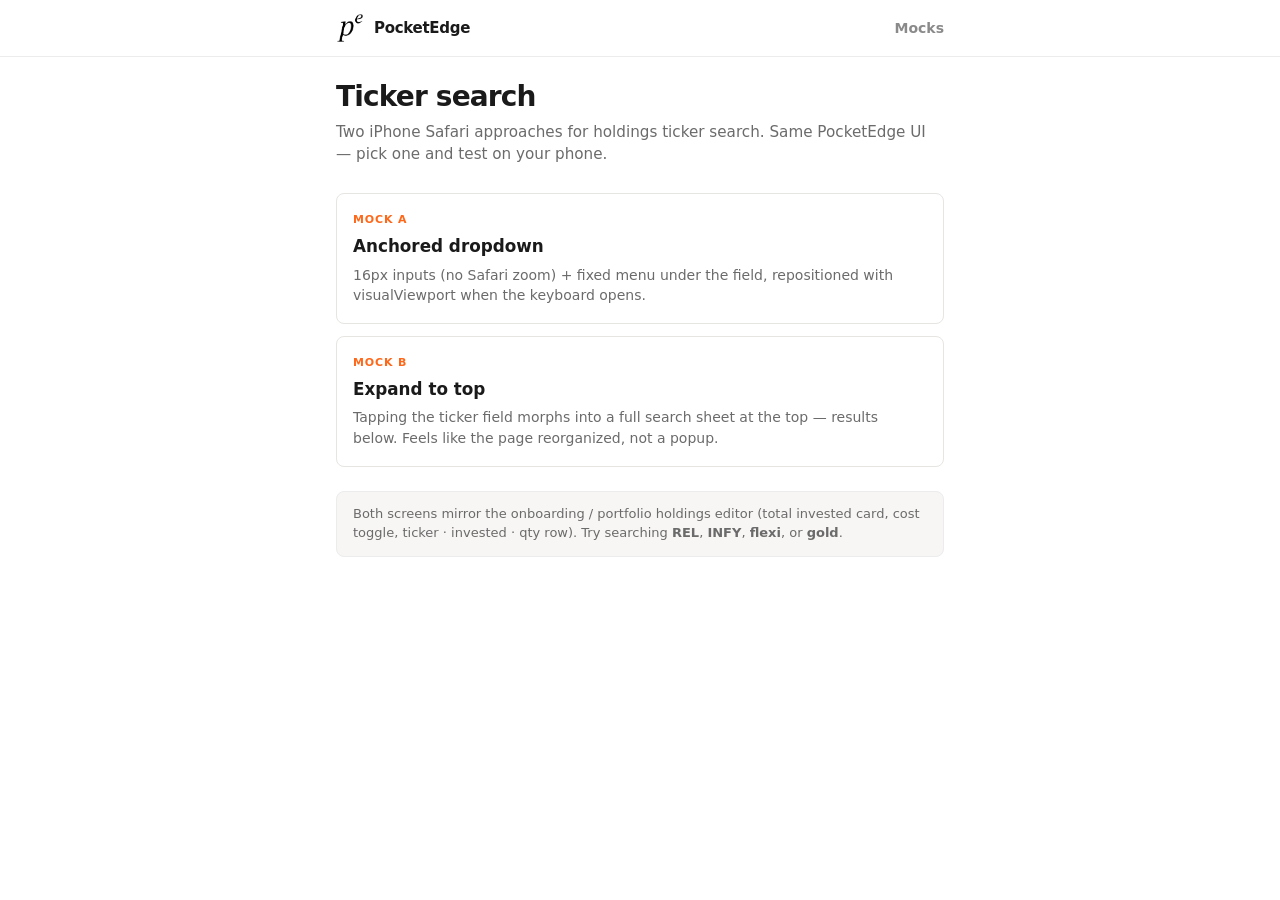
<file: index.html>
<!doctype html>
<html lang="en">
  <head>
    <meta charset="UTF-8" />
    <meta name="viewport" content="width=device-width, initial-scale=1, viewport-fit=cover" />
    <meta name="apple-mobile-web-app-capable" content="yes" />
    <meta name="theme-color" content="#ffffff" />
    <title>PocketEdge — Ticker search mocks</title>
    <link rel="stylesheet" href="./shared.css" />
  </head>
  <body>
    <div class="app">
      <header class="nav">
        <div class="nav-inner">
          <div class="brand">
            <img src="./logo.png" alt="" width="28" height="28" />
            <span class="brand-name">PocketEdge</span>
          </div>
          <span class="nav-badge">Mocks</span>
        </div>
      </header>

      <div class="main">
        <div class="main-inner">
          <h1 class="page-title">Ticker search</h1>
          <p class="page-lede">
            Two iPhone Safari approaches for holdings ticker search. Same PocketEdge UI —
            pick one and test on your phone.
          </p>

          <div class="chooser">
            <a class="chooser-card" href="./a.html">
              <p class="chooser-kicker">Mock A</p>
              <p class="chooser-title">Anchored dropdown</p>
              <p class="chooser-body">
                16px inputs (no Safari zoom) + fixed menu under the field, repositioned with
                visualViewport when the keyboard opens.
              </p>
            </a>

            <a class="chooser-card" href="./b.html">
              <p class="chooser-kicker">Mock B</p>
              <p class="chooser-title">Expand to top</p>
              <p class="chooser-body">
                Tapping the ticker field morphs into a full search sheet at the top — results
                below. Feels like the page reorganized, not a popup.
              </p>
            </a>
          </div>

          <p class="note">
            Both screens mirror the onboarding / portfolio holdings editor (total invested card,
            cost toggle, ticker · invested · qty row). Try searching
            <strong>REL</strong>, <strong>INFY</strong>, <strong>flexi</strong>, or
            <strong>gold</strong>.
          </p>
        </div>
      </div>
    </div>
  </body>
</html>
</file>
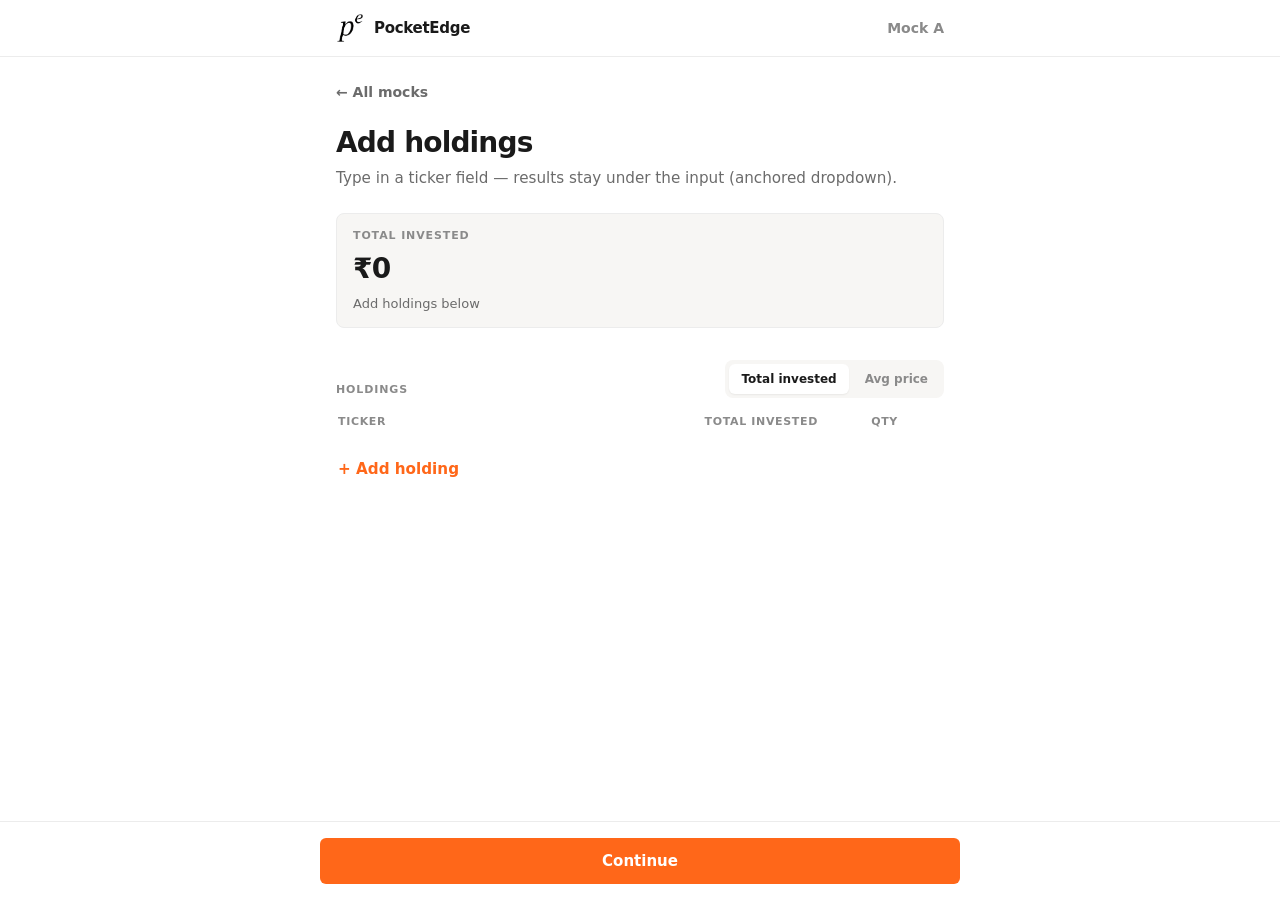
<file: a.html>
<!doctype html>
<html lang="en">
  <head>
    <meta charset="UTF-8" />
    <meta name="viewport" content="width=device-width, initial-scale=1, viewport-fit=cover" />
    <meta name="apple-mobile-web-app-capable" content="yes" />
    <meta name="theme-color" content="#ffffff" />
    <title>Mock A — Anchored dropdown · PocketEdge</title>
    <link rel="stylesheet" href="./shared.css" />
  </head>
  <body>
    <div class="app">
      <header class="nav">
        <div class="nav-inner">
          <div class="brand">
            <img src="./logo.png" alt="" width="28" height="28" />
            <span class="brand-name">PocketEdge</span>
          </div>
          <span class="nav-badge">Mock A</span>
        </div>
      </header>

      <div class="main" id="scrollRoot">
        <div class="main-inner">
          <a class="back" href="./index.html">← All mocks</a>
          <h1 class="page-title">Add holdings</h1>
          <p class="page-lede">
            Type in a ticker field — results stay under the input (anchored dropdown).
          </p>

          <section class="total-card">
            <p class="section-label">Total invested</p>
            <p class="total-value" id="totalValue">₹0</p>
            <p class="total-hint" id="totalHint">Add holdings below</p>
          </section>

          <div class="holdings-head">
            <p class="section-label">Holdings</p>
            <div class="cost-toggle" role="group" aria-label="Cost input mode">
              <button type="button" class="active" data-cost="invested">Total invested</button>
              <button type="button" data-cost="avg">Avg price</button>
            </div>
          </div>

          <div class="col-head">
            <span>Ticker</span>
            <span class="right" id="costHead">Total invested</span>
            <span class="right">Qty</span>
            <span></span>
          </div>

          <div class="rows" id="rows"></div>
          <button type="button" class="add-row" id="addRow">+ Add holding</button>
        </div>
      </div>

      <footer class="footer">
        <div class="footer-inner">
          <button type="button" class="primary-btn">Continue</button>
        </div>
      </footer>
    </div>

    <div id="dropdownRoot"></div>
    <script src="./shared.js"></script>
    <script src="./mock-a.js"></script>
  </body>
</html>
</file>
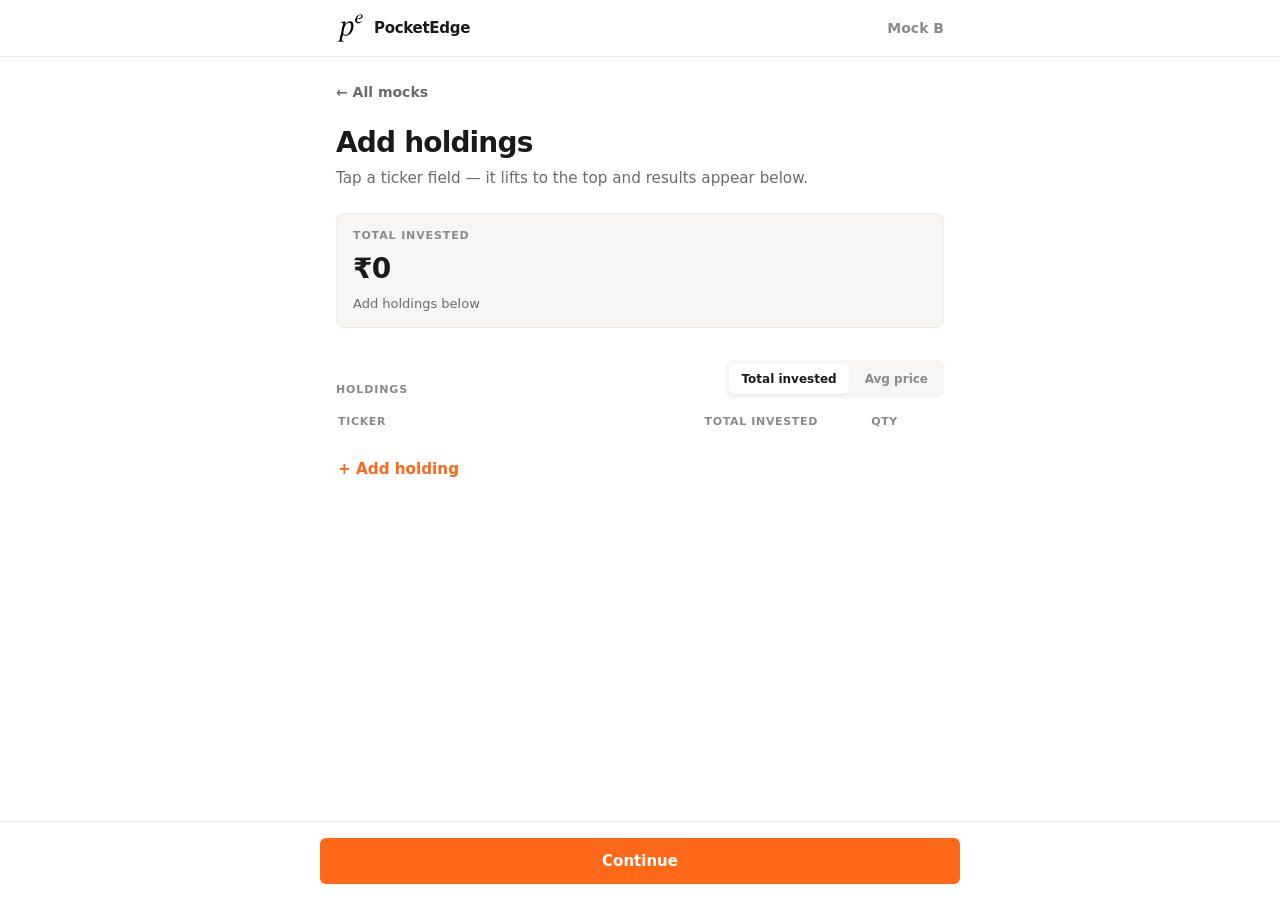
<file: b.html>
<!doctype html>
<html lang="en">
  <head>
    <meta charset="UTF-8" />
    <meta name="viewport" content="width=device-width, initial-scale=1, viewport-fit=cover" />
    <meta name="apple-mobile-web-app-capable" content="yes" />
    <meta name="theme-color" content="#ffffff" />
    <title>Mock B — Expand to top · PocketEdge</title>
    <link rel="stylesheet" href="./shared.css" />
  </head>
  <body>
    <div class="app" id="appRoot">
      <header class="nav">
        <div class="nav-inner">
          <div class="brand">
            <img src="./logo.png" alt="" width="28" height="28" />
            <span class="brand-name">PocketEdge</span>
          </div>
          <span class="nav-badge">Mock B</span>
        </div>
      </header>

      <div class="main" id="scrollRoot">
        <div class="main-inner">
          <a class="back" href="./index.html">← All mocks</a>
          <h1 class="page-title">Add holdings</h1>
          <p class="page-lede">
            Tap a ticker field — it lifts to the top and results appear below.
          </p>

          <section class="total-card">
            <p class="section-label">Total invested</p>
            <p class="total-value" id="totalValue">₹0</p>
            <p class="total-hint" id="totalHint">Add holdings below</p>
          </section>

          <div class="holdings-head">
            <p class="section-label">Holdings</p>
            <div class="cost-toggle" role="group" aria-label="Cost input mode">
              <button type="button" class="active" data-cost="invested">Total invested</button>
              <button type="button" data-cost="avg">Avg price</button>
            </div>
          </div>

          <div class="col-head">
            <span>Ticker</span>
            <span class="right" id="costHead">Total invested</span>
            <span class="right">Qty</span>
            <span></span>
          </div>

          <div class="rows" id="rows"></div>
          <button type="button" class="add-row" id="addRow">+ Add holding</button>
        </div>
      </div>

      <footer class="footer">
        <div class="footer-inner">
          <button type="button" class="primary-btn">Continue</button>
        </div>
      </footer>
    </div>

    <div class="search-layer" id="searchLayer" aria-hidden="true">
      <div class="search-backdrop" id="searchBackdrop"></div>
      <div class="search-sheet" id="searchSheet">
        <div class="search-chrome">
          <button type="button" class="cancel" id="searchCancel">Cancel</button>
          <div class="search-field-wrap">
            <input
              id="searchInput"
              type="text"
              inputmode="search"
              enterkeyhint="search"
              autocomplete="off"
              autocorrect="off"
              autocapitalize="characters"
              spellcheck="false"
              placeholder="Search stock, ETF, or fund"
            />
          </div>
        </div>
        <div class="sheet-results" id="sheetResults"></div>
      </div>
    </div>

    <script src="./shared.js"></script>
    <script src="./mock-b.js"></script>
  </body>
</html>
</file>
<file: shared.css>
:root {
  --pe-canvas: #ffffff;
  --pe-surface: #f7f6f4;
  --pe-text: #1a1a1a;
  --pe-text-secondary: #6b6b6b;
  --pe-text-muted: #8a8a8a;
  --pe-border: #ececec;
  --pe-border-strong: #e7e5e1;
  --pe-accent: #ff6719;
  --pe-accent-pressed: #e5560e;
  --pe-accent-wash: #fff7f2;
  --pe-accent-border: #ffd9c2;
  --pe-negative: #d93025;
  --pe-ink: #1f1f1f;
  --safe-top: env(safe-area-inset-top, 0px);
  --safe-bottom: env(safe-area-inset-bottom, 0px);
  color-scheme: light;
}

* {
  box-sizing: border-box;
  -webkit-tap-highlight-color: transparent;
}

html,
body {
  margin: 0;
  min-height: 100%;
}

body {
  min-height: 100dvh;
  background: var(--pe-canvas);
  color: var(--pe-text);
  font-family: ui-sans-serif, system-ui, -apple-system, BlinkMacSystemFont, 'Segoe UI',
    Roboto, 'Helvetica Neue', Arial, sans-serif;
  font-size: 15px;
  line-height: 1.5;
  -webkit-font-smoothing: antialiased;
}

button,
input {
  font: inherit;
}

/* Match production: prevent iOS Safari focus zoom */
@supports (-webkit-touch-callout: none) {
  input:not([type='checkbox']):not([type='radio']):not([type='button']):not([type='submit']) {
    font-size: 16px !important;
  }
}

a {
  color: inherit;
  text-decoration: none;
}

/* —— Shell (AuthLayoutHeader + onboarding) —— */
.app {
  display: flex;
  min-height: 100dvh;
  flex-direction: column;
  background: var(--pe-canvas);
}

.nav {
  position: sticky;
  top: 0;
  z-index: 40;
  flex-shrink: 0;
  border-bottom: 1px solid var(--pe-border);
  background: rgba(255, 255, 255, 0.95);
  backdrop-filter: blur(12px);
}

.nav-inner {
  margin: 0 auto;
  display: flex;
  height: 56px;
  max-width: 40rem;
  align-items: center;
  justify-content: space-between;
  gap: 0.75rem;
  padding: 0 1rem;
  padding-top: var(--safe-top);
}

.brand {
  display: flex;
  min-width: 0;
  align-items: center;
  gap: 0.625rem;
}

.brand img {
  width: 28px;
  height: 28px;
  object-fit: contain;
}

.brand-name {
  font-size: 15px;
  font-weight: 600;
  letter-spacing: -0.02em;
  color: var(--pe-text);
}

.nav-badge {
  margin-left: auto;
  font-size: 0.875rem;
  font-weight: 600;
  color: var(--pe-text-muted);
}

.main {
  flex: 1;
  min-height: 0;
  overflow-y: auto;
  -webkit-overflow-scrolling: touch;
}

.main-inner {
  margin: 0 auto;
  max-width: 40rem;
  padding: 1.5rem 1rem calc(2rem + var(--safe-bottom));
}

.back {
  display: inline-flex;
  align-items: center;
  gap: 0.375rem;
  margin-bottom: 1.5rem;
  border: 0;
  background: transparent;
  padding: 0;
  font-size: 0.875rem;
  font-weight: 600;
  color: var(--pe-text-secondary);
  cursor: pointer;
}

.back:hover {
  color: var(--pe-text);
}

.page-title {
  margin: 0;
  font-size: 1.75rem;
  font-weight: 700;
  letter-spacing: -0.03em;
  line-height: 1.15;
  color: var(--pe-text);
}

.page-lede {
  margin: 0.5rem 0 0;
  font-size: 0.95rem;
  line-height: 1.45;
  color: var(--pe-text-secondary);
}

/* —— Chooser home —— */
.chooser {
  display: grid;
  gap: 0.75rem;
  margin-top: 1.75rem;
}

.chooser-card {
  display: block;
  border: 1px solid var(--pe-border-strong);
  border-radius: 0.5rem;
  background: var(--pe-canvas);
  padding: 1.1rem 1rem;
  transition: border-color 140ms ease, background 140ms ease;
}

.chooser-card:active,
.chooser-card:hover {
  border-color: var(--pe-accent);
  background: var(--pe-accent-wash);
}

.chooser-kicker {
  margin: 0;
  font-size: 11px;
  font-weight: 700;
  letter-spacing: 0.08em;
  text-transform: uppercase;
  color: var(--pe-accent);
}

.chooser-title {
  margin: 0.35rem 0 0;
  font-size: 1.05rem;
  font-weight: 700;
  color: var(--pe-text);
}

.chooser-body {
  margin: 0.35rem 0 0;
  font-size: 0.875rem;
  line-height: 1.45;
  color: var(--pe-text-secondary);
}

.note {
  margin-top: 1.5rem;
  padding: 0.85rem 1rem;
  border-radius: 0.5rem;
  border: 1px solid var(--pe-border);
  background: var(--pe-surface);
  font-size: 0.8125rem;
  line-height: 1.45;
  color: var(--pe-text-secondary);
}

/* —— Holdings (HoldingsEditTable) —— */
.total-card {
  margin-top: 1.5rem;
  border-radius: 0.5rem;
  border: 1px solid var(--pe-border);
  background: var(--pe-surface);
  padding: 0.85rem 1rem;
}

.section-label {
  margin: 0;
  font-size: 11px;
  font-weight: 700;
  letter-spacing: 0.08em;
  text-transform: uppercase;
  color: var(--pe-text-muted);
}

.total-value {
  margin: 0.25rem 0 0;
  font-size: 28px;
  font-weight: 700;
  letter-spacing: -0.03em;
  font-variant-numeric: tabular-nums;
  color: var(--pe-text);
}

.total-hint {
  margin: 0.25rem 0 0;
  font-size: 13px;
  color: var(--pe-text-secondary);
}

.holdings-head {
  margin-top: 2rem;
  display: flex;
  flex-wrap: wrap;
  align-items: flex-end;
  justify-content: space-between;
  gap: 0.75rem;
}

.cost-toggle {
  display: flex;
  width: fit-content;
  gap: 0.25rem;
  border-radius: 0.5rem;
  background: var(--pe-surface);
  padding: 0.25rem;
}

.cost-toggle button {
  appearance: none;
  border: 0;
  border-radius: 0.375rem;
  background: transparent;
  padding: 0.375rem 0.75rem;
  font-size: 12px;
  font-weight: 600;
  color: var(--pe-text-muted);
  cursor: pointer;
}

.cost-toggle button.active {
  background: var(--pe-canvas);
  color: var(--pe-text);
  box-shadow: 0 1px 2px rgba(0, 0, 0, 0.06);
}

.col-head {
  display: grid;
  grid-template-columns: minmax(0, 1fr) 7.25rem 4.5rem 2.25rem;
  gap: 0.5rem;
  margin-top: 1rem;
  padding: 0 0.125rem;
  font-size: 11px;
  font-weight: 700;
  letter-spacing: 0.06em;
  text-transform: uppercase;
  color: var(--pe-text-muted);
}

.col-head .right {
  text-align: right;
}

.rows {
  margin-top: 0.5rem;
  display: flex;
  flex-direction: column;
  gap: 0.5rem;
}

.row {
  display: grid;
  grid-template-columns: minmax(0, 1fr) 7.25rem 4.5rem 2.25rem;
  gap: 0.5rem;
  align-items: start;
}

.field {
  width: 100%;
  min-width: 0;
  min-height: 40px;
  border: 1px solid var(--pe-border-strong);
  border-radius: 0.375rem;
  background: var(--pe-canvas);
  padding: 0.5rem 0.625rem;
  color: var(--pe-text);
  outline: none;
  font-size: 16px;
}

.field:focus {
  border-color: var(--pe-accent);
  box-shadow: 0 0 0 1px var(--pe-accent);
}

.field.right {
  text-align: right;
  font-variant-numeric: tabular-nums;
}

.search-anchor {
  position: relative;
  min-width: 0;
}

.delete-btn {
  display: flex;
  height: 36px;
  width: 36px;
  flex-shrink: 0;
  align-items: center;
  justify-content: center;
  border: 0;
  border-radius: 0.375rem;
  background: transparent;
  color: var(--pe-text-muted);
  cursor: pointer;
}

.delete-btn:hover {
  background: var(--pe-surface);
  color: var(--pe-negative);
}

.add-row {
  margin-top: 0.85rem;
  appearance: none;
  border: 0;
  background: transparent;
  padding: 0.35rem 0.125rem;
  font-size: 0.95rem;
  font-weight: 650;
  color: var(--pe-accent);
  cursor: pointer;
}

.footer {
  flex-shrink: 0;
  border-top: 1px solid var(--pe-border);
  background: var(--pe-canvas);
  padding: 1rem 1rem max(1rem, var(--safe-bottom));
}

.footer-inner {
  margin: 0 auto;
  max-width: 40rem;
}

.primary-btn {
  display: inline-flex;
  width: 100%;
  align-items: center;
  justify-content: center;
  border: 0;
  border-radius: 0.375rem;
  background: var(--pe-accent);
  padding: 0.75rem 1rem;
  font-size: 15px;
  font-weight: 700;
  color: #fff;
  cursor: pointer;
}

.primary-btn:hover {
  background: var(--pe-accent-pressed);
}

/* —— Mock A: fixed portal dropdown —— */
.dropdown {
  position: fixed;
  z-index: 70;
  max-height: 16rem;
  overflow-y: auto;
  -webkit-overflow-scrolling: touch;
  border: 1px solid var(--pe-border-strong);
  border-radius: 0.375rem;
  background: var(--pe-canvas);
  box-shadow: 0 10px 30px rgba(0, 0, 0, 0.12);
}

.dropdown-empty {
  padding: 0.65rem 0.75rem;
  font-size: 12px;
  color: var(--pe-text-muted);
}

.result {
  appearance: none;
  width: 100%;
  border: 0;
  border-bottom: 1px solid var(--pe-border);
  background: transparent;
  padding: 0.65rem 0.75rem;
  text-align: left;
  color: var(--pe-text);
  cursor: pointer;
}

.result:last-child {
  border-bottom: 0;
}

.result:active,
.result:hover {
  background: var(--pe-surface);
}

.result-top {
  display: flex;
  align-items: center;
  gap: 0.5rem;
}

.result-sym {
  font-size: 14px;
  font-weight: 600;
}

.result-kind {
  border-radius: 999px;
  background: var(--pe-surface);
  padding: 0.125rem 0.5rem;
  font-size: 10px;
  font-weight: 700;
  letter-spacing: 0.04em;
  text-transform: uppercase;
  color: var(--pe-text-muted);
}

.result-name {
  margin-top: 0.125rem;
  font-size: 12px;
  line-height: 1.35;
  color: var(--pe-text-muted);
}

/* —— Mock B: expand-to-top sheet —— */
.search-layer {
  position: fixed;
  inset: 0;
  z-index: 80;
  pointer-events: none;
  visibility: hidden;
}

.search-layer.open,
.search-layer.closing {
  pointer-events: auto;
  visibility: visible;
}

.search-backdrop {
  position: absolute;
  inset: 0;
  background: rgba(26, 26, 26, 0.28);
  opacity: 0;
  transition: opacity 260ms ease;
}

.search-layer.open .search-backdrop {
  opacity: 1;
}

.search-layer.closing .search-backdrop {
  opacity: 0;
}

.search-sheet {
  position: absolute;
  inset: 0;
  display: flex;
  flex-direction: column;
  background: var(--pe-canvas);
  opacity: 0;
  will-change: clip-path, opacity;
}

.search-layer.open .search-sheet,
.search-layer.closing .search-sheet {
  opacity: 1;
}

.search-sheet.morphing-from {
  transition: none;
}

.search-chrome {
  display: grid;
  grid-template-columns: auto 1fr;
  gap: 0.65rem;
  align-items: center;
  padding: calc(0.65rem + var(--safe-top)) 1rem 0.65rem;
  border-bottom: 1px solid var(--pe-border);
  background: rgba(255, 255, 255, 0.96);
  backdrop-filter: blur(12px);
}

.cancel {
  appearance: none;
  border: 0;
  background: transparent;
  padding: 0.4rem 0.15rem;
  font-size: 0.95rem;
  font-weight: 600;
  color: var(--pe-text-secondary);
  cursor: pointer;
}

.search-field-wrap {
  display: flex;
  min-height: 44px;
  align-items: center;
  gap: 0.5rem;
  border: 1px solid var(--pe-border-strong);
  border-radius: 0.5rem;
  background: var(--pe-surface);
  padding: 0 0.75rem;
}

.search-field-wrap:focus-within {
  border-color: var(--pe-accent);
  box-shadow: 0 0 0 1px var(--pe-accent);
}

.search-field-wrap input {
  width: 100%;
  min-width: 0;
  border: 0;
  background: transparent;
  outline: none;
  font-size: 16px;
  color: var(--pe-text);
}

.search-field-wrap input::placeholder {
  color: var(--pe-text-muted);
}

.sheet-results {
  flex: 1;
  min-height: 0;
  overflow-y: auto;
  -webkit-overflow-scrolling: touch;
  padding-bottom: calc(1rem + var(--safe-bottom));
  opacity: 0;
  transform: translateY(10px);
  transition: opacity 260ms ease 80ms, transform 360ms cubic-bezier(0.16, 1, 0.3, 1) 40ms;
}

.search-layer.open .sheet-results {
  opacity: 1;
  transform: translateY(0);
}

.search-layer.closing .sheet-results {
  opacity: 0;
  transform: translateY(6px);
  transition-duration: 140ms;
  transition-delay: 0ms;
}

@keyframes resultIn {
  from {
    opacity: 0;
    transform: translateY(8px);
  }
  to {
    opacity: 1;
    transform: translateY(0);
  }
}
</file>
